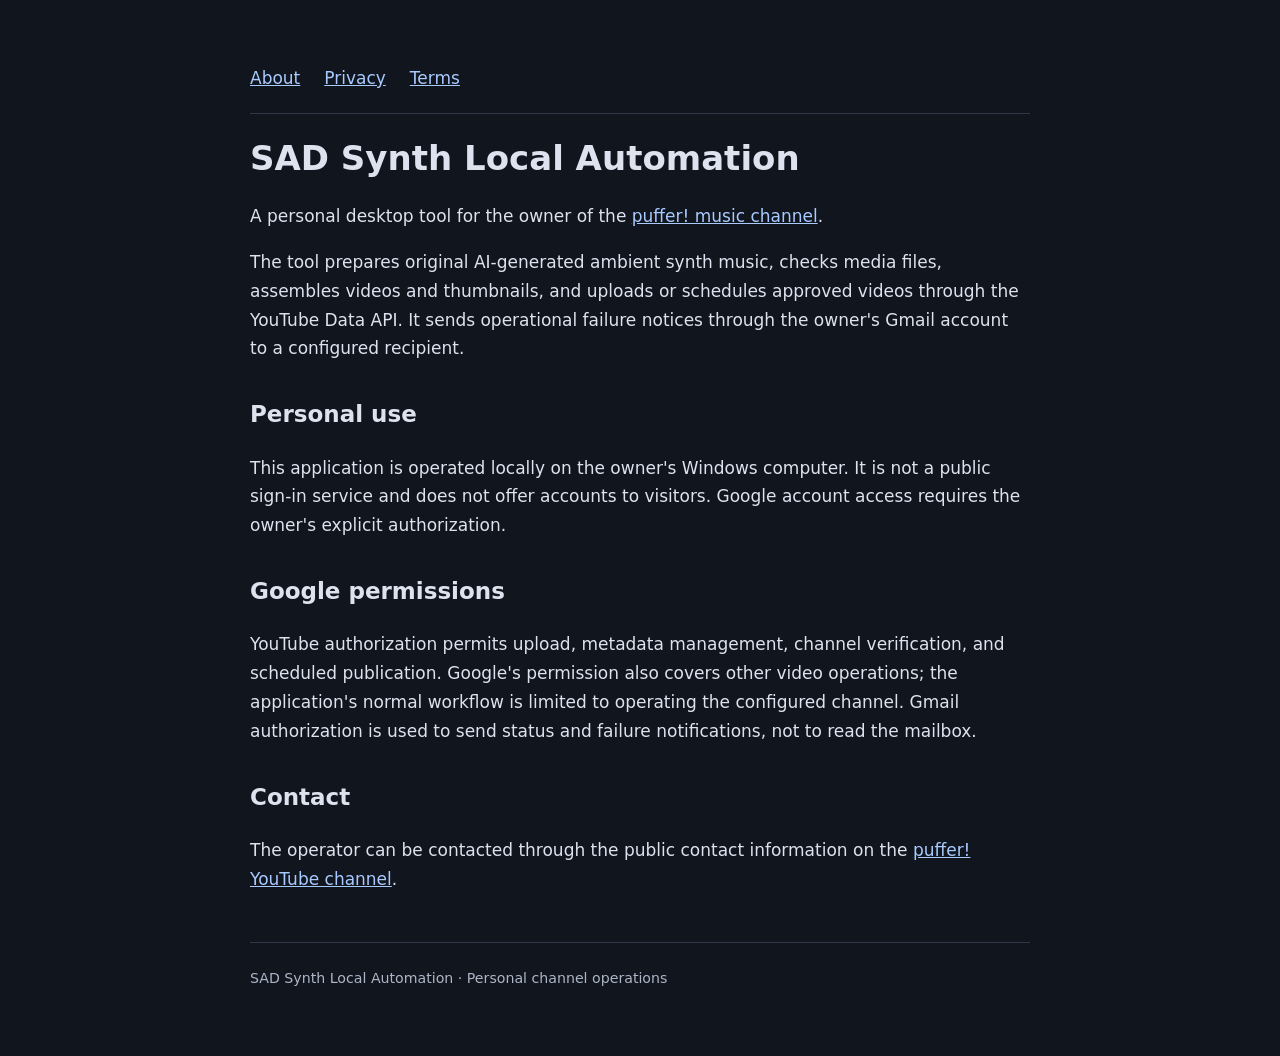
<file: index.html>
<!doctype html><html lang="en"><head><meta charset="utf-8"><meta name="viewport" content="width=device-width,initial-scale=1"><title>SAD Synth Local Automation</title><link rel="stylesheet" href="style.css"></head><body><main><nav><a href="index.html">About</a><a href="privacy.html">Privacy</a><a href="terms.html">Terms</a></nav><h1>SAD Synth Local Automation</h1><p>A personal desktop tool for the owner of the <a href="https://www.youtube.com/@puffermusic-b3z">puffer! music channel</a>.</p><p>The tool prepares original AI-generated ambient synth music, checks media files, assembles videos and thumbnails, and uploads or schedules approved videos through the YouTube Data API. It sends operational failure notices through the owner's Gmail account to a configured recipient.</p><h2>Personal use</h2><p>This application is operated locally on the owner's Windows computer. It is not a public sign-in service and does not offer accounts to visitors. Google account access requires the owner's explicit authorization.</p><h2>Google permissions</h2><p>YouTube authorization permits upload, metadata management, channel verification, and scheduled publication. Google's permission also covers other video operations; the application's normal workflow is limited to operating the configured channel. Gmail authorization is used to send status and failure notifications, not to read the mailbox.</p><h2>Contact</h2><p>The operator can be contacted through the public contact information on the <a href="https://www.youtube.com/@puffermusic-b3z/about">puffer! YouTube channel</a>.</p><footer><small>SAD Synth Local Automation · Personal channel operations</small></footer></main></body></html>
</file>
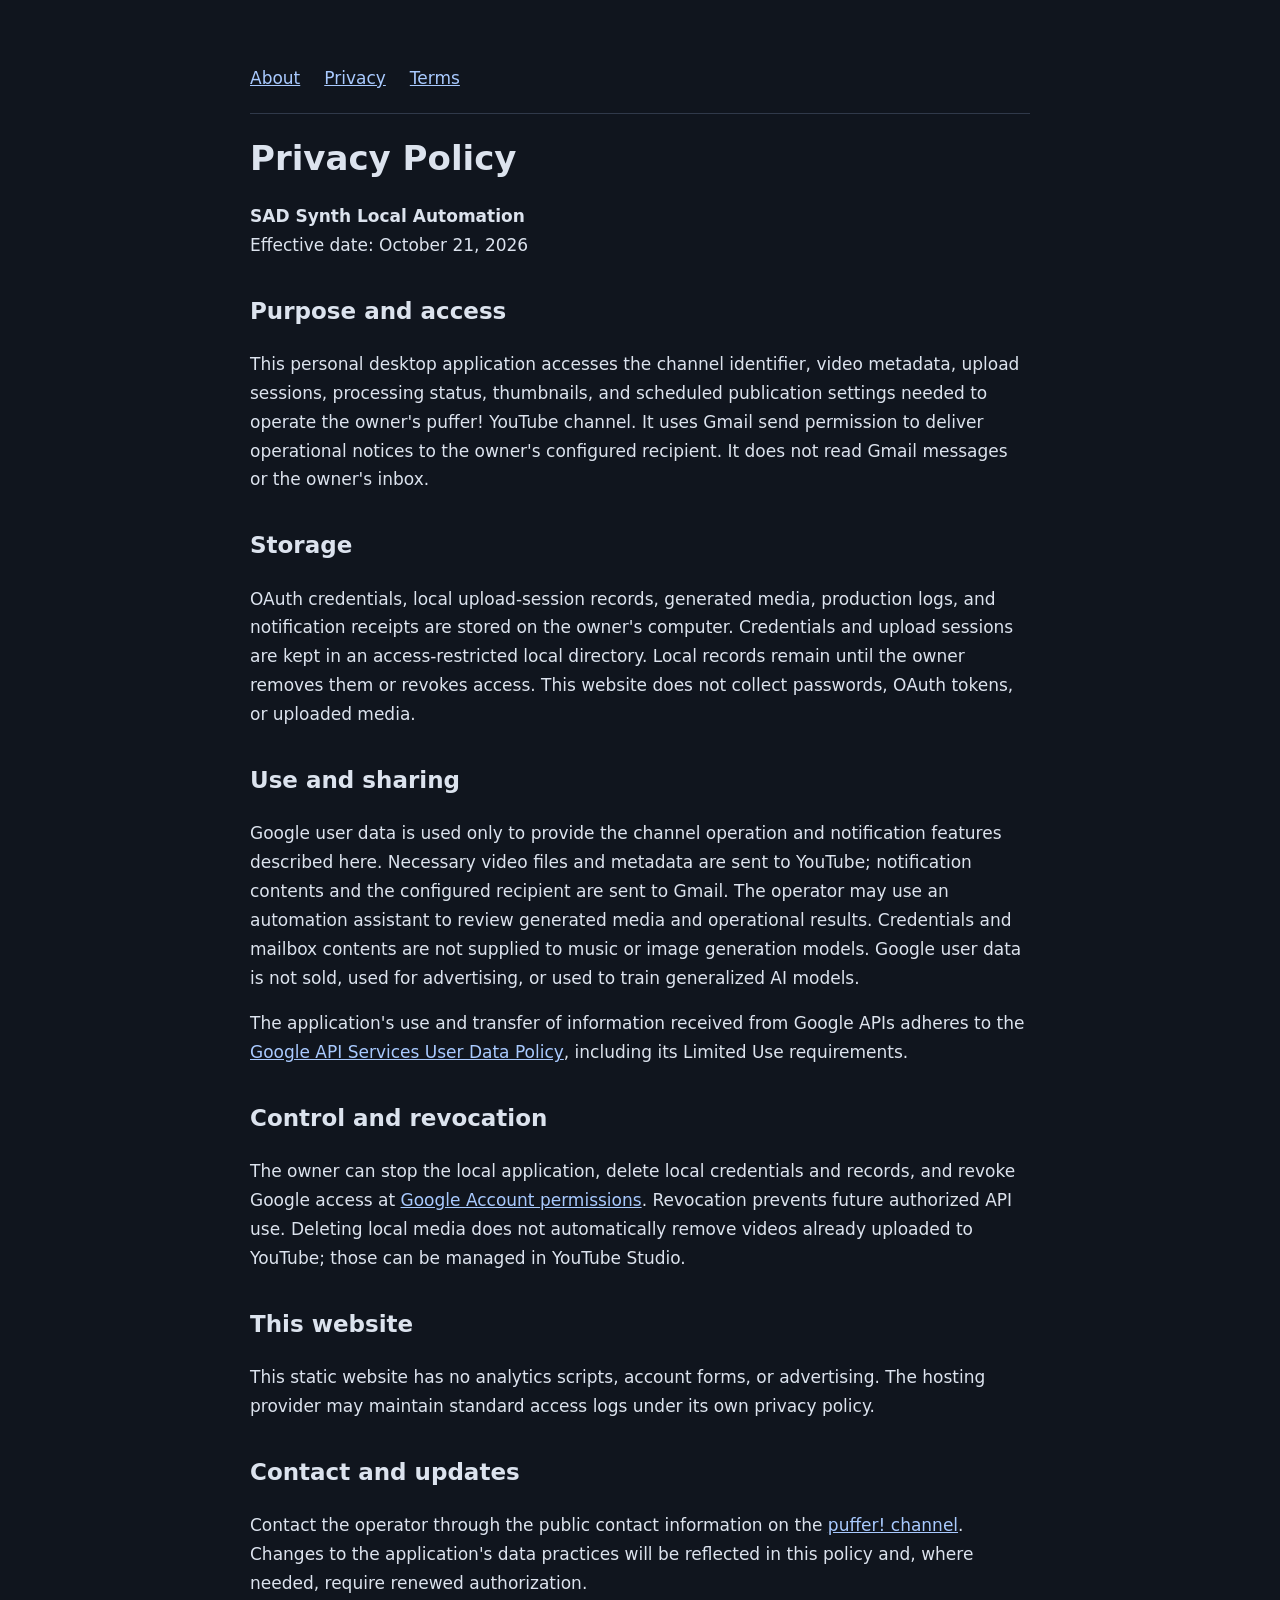
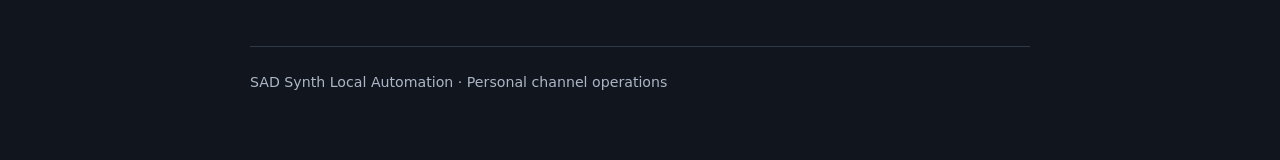
<file: privacy.html>
<!doctype html><html lang="en"><head><meta charset="utf-8"><meta name="viewport" content="width=device-width,initial-scale=1"><title>Privacy Policy — SAD Synth Local Automation</title><link rel="stylesheet" href="style.css"></head><body><main><nav><a href="index.html">About</a><a href="privacy.html">Privacy</a><a href="terms.html">Terms</a></nav><h1>Privacy Policy</h1><p><strong>SAD Synth Local Automation</strong><br>Effective date: October 21, 2026</p><h2>Purpose and access</h2><p>This personal desktop application accesses the channel identifier, video metadata, upload sessions, processing status, thumbnails, and scheduled publication settings needed to operate the owner's puffer! YouTube channel. It uses Gmail send permission to deliver operational notices to the owner's configured recipient. It does not read Gmail messages or the owner's inbox.</p><h2>Storage</h2><p>OAuth credentials, local upload-session records, generated media, production logs, and notification receipts are stored on the owner's computer. Credentials and upload sessions are kept in an access-restricted local directory. Local records remain until the owner removes them or revokes access. This website does not collect passwords, OAuth tokens, or uploaded media.</p><h2>Use and sharing</h2><p>Google user data is used only to provide the channel operation and notification features described here. Necessary video files and metadata are sent to YouTube; notification contents and the configured recipient are sent to Gmail. The operator may use an automation assistant to review generated media and operational results. Credentials and mailbox contents are not supplied to music or image generation models. Google user data is not sold, used for advertising, or used to train generalized AI models.</p><p>The application's use and transfer of information received from Google APIs adheres to the <a href="https://developers.google.com/terms/api-services-user-data-policy">Google API Services User Data Policy</a>, including its Limited Use requirements.</p><h2>Control and revocation</h2><p>The owner can stop the local application, delete local credentials and records, and revoke Google access at <a href="https://myaccount.google.com/permissions">Google Account permissions</a>. Revocation prevents future authorized API use. Deleting local media does not automatically remove videos already uploaded to YouTube; those can be managed in YouTube Studio.</p><h2>This website</h2><p>This static website has no analytics scripts, account forms, or advertising. The hosting provider may maintain standard access logs under its own privacy policy.</p><h2>Contact and updates</h2><p>Contact the operator through the public contact information on the <a href="https://www.youtube.com/@puffermusic-b3z/about">puffer! channel</a>. Changes to the application's data practices will be reflected in this policy and, where needed, require renewed authorization.</p><footer><small>SAD Synth Local Automation · Personal channel operations</small></footer></main></body></html>
</file>
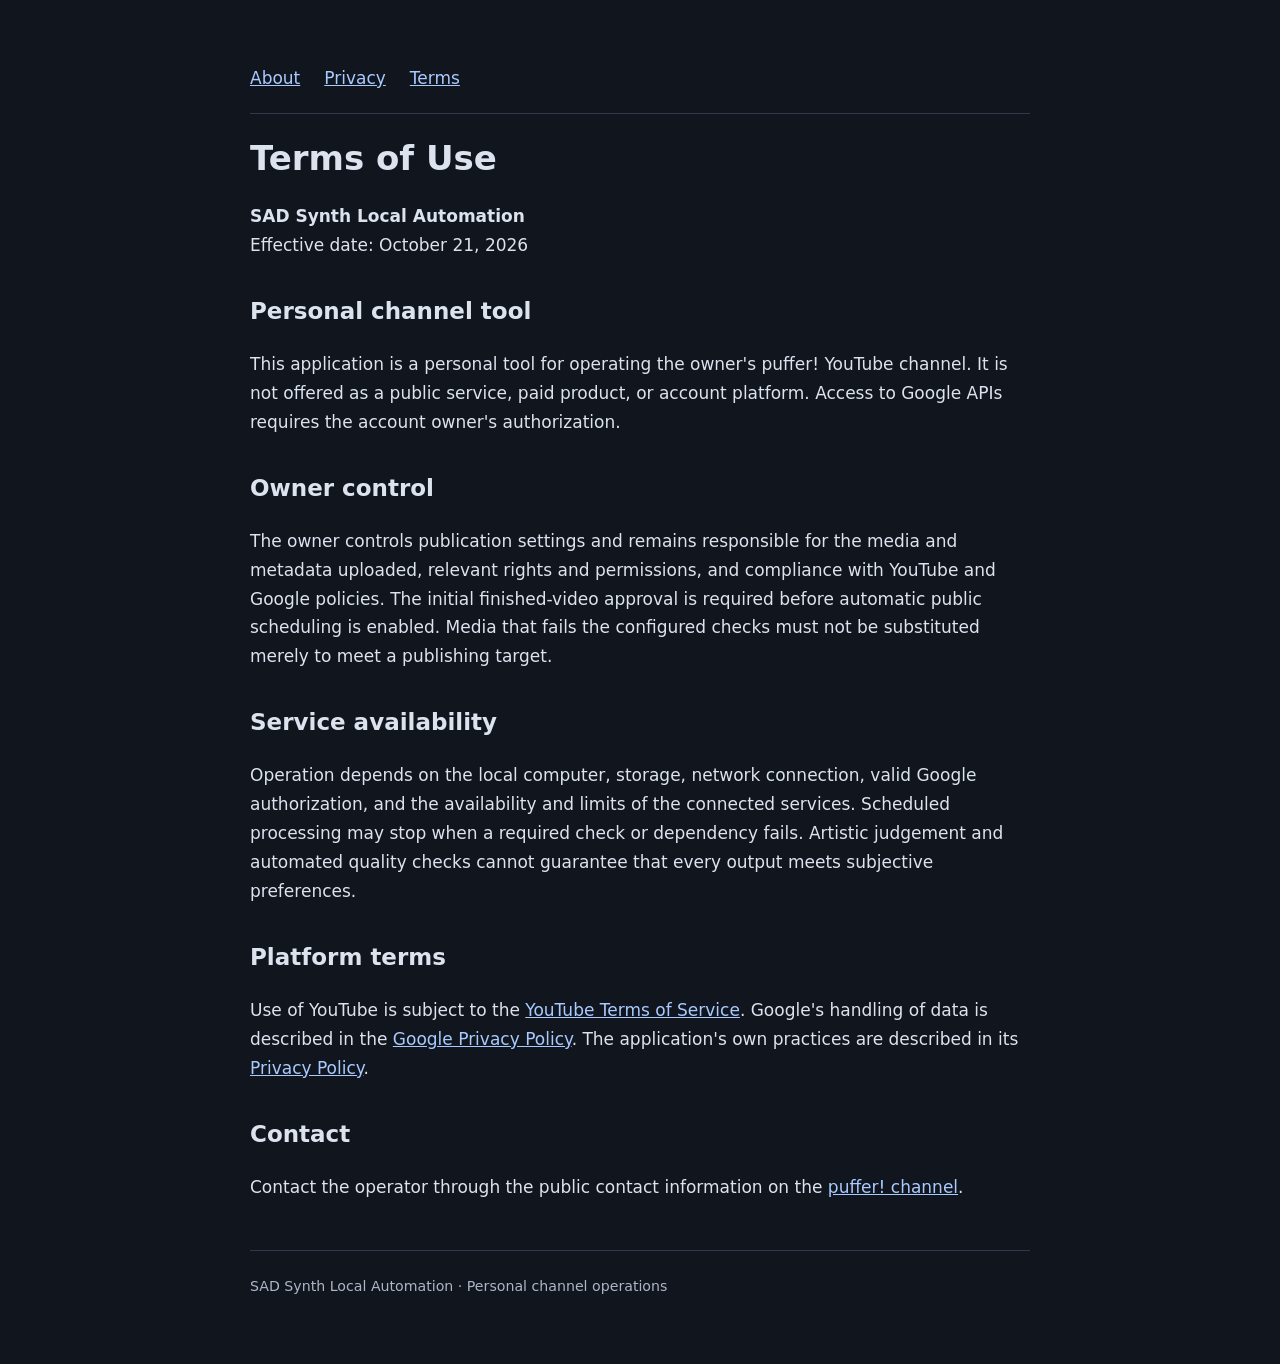
<file: terms.html>
<!doctype html><html lang="en"><head><meta charset="utf-8"><meta name="viewport" content="width=device-width,initial-scale=1"><title>Terms of Use — SAD Synth Local Automation</title><link rel="stylesheet" href="style.css"></head><body><main><nav><a href="index.html">About</a><a href="privacy.html">Privacy</a><a href="terms.html">Terms</a></nav><h1>Terms of Use</h1><p><strong>SAD Synth Local Automation</strong><br>Effective date: October 21, 2026</p><h2>Personal channel tool</h2><p>This application is a personal tool for operating the owner's puffer! YouTube channel. It is not offered as a public service, paid product, or account platform. Access to Google APIs requires the account owner's authorization.</p><h2>Owner control</h2><p>The owner controls publication settings and remains responsible for the media and metadata uploaded, relevant rights and permissions, and compliance with YouTube and Google policies. The initial finished-video approval is required before automatic public scheduling is enabled. Media that fails the configured checks must not be substituted merely to meet a publishing target.</p><h2>Service availability</h2><p>Operation depends on the local computer, storage, network connection, valid Google authorization, and the availability and limits of the connected services. Scheduled processing may stop when a required check or dependency fails. Artistic judgement and automated quality checks cannot guarantee that every output meets subjective preferences.</p><h2>Platform terms</h2><p>Use of YouTube is subject to the <a href="https://www.youtube.com/t/terms">YouTube Terms of Service</a>. Google's handling of data is described in the <a href="https://policies.google.com/privacy">Google Privacy Policy</a>. The application's own practices are described in its <a href="privacy.html">Privacy Policy</a>.</p><h2>Contact</h2><p>Contact the operator through the public contact information on the <a href="https://www.youtube.com/@puffermusic-b3z/about">puffer! channel</a>.</p><footer><small>SAD Synth Local Automation · Personal channel operations</small></footer></main></body></html>
</file>
<file: style.css>
body{margin:0;background:#10151e;color:#dce3ee;font:17px/1.7 system-ui,sans-serif}main{max-width:780px;margin:auto;padding:64px 24px}a{color:#a9caff}nav{display:flex;gap:24px;flex-wrap:wrap;border-bottom:1px solid #30394a;padding-bottom:20px}h1{font-size:34px;line-height:1.25}h2{font-size:23px;margin-top:32px}small{color:#adb6c6}footer{margin-top:48px;border-top:1px solid #30394a;padding-top:20px}
</file>
